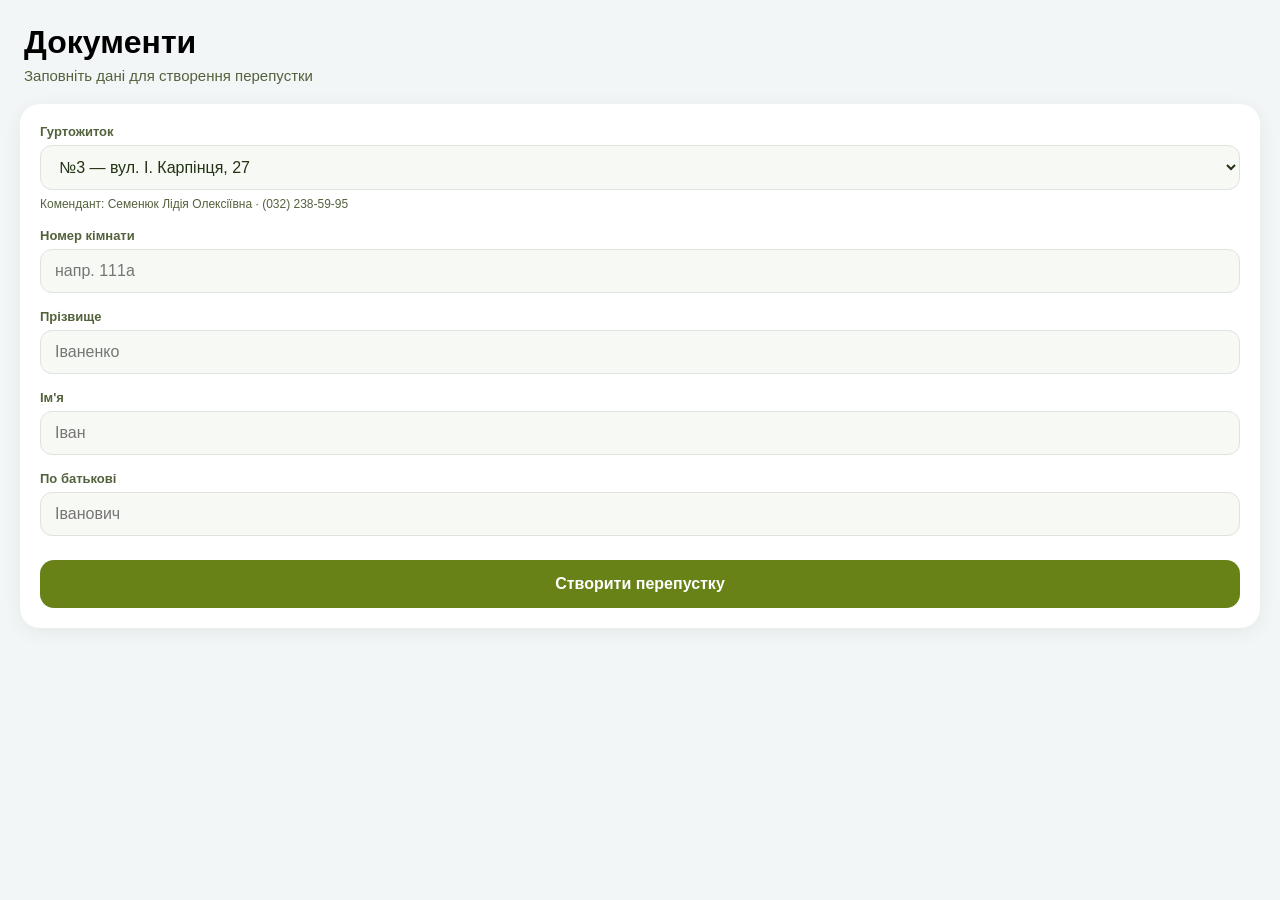
<file: index.html>
<!DOCTYPE html>
<html lang="uk">
<head>
<meta charset="UTF-8">
<meta name="viewport" content="width=device-width, initial-scale=1.0, viewport-fit=cover">
<meta name="apple-mobile-web-app-capable" content="yes">
<meta name="theme-color" content="#f1f5f6">
<title>Перепустка — дані</title>
<link rel="stylesheet" href="style.css">
</head>
<body>
  <div class="app-shell">
    <main class="form-screen">
      <h1>Документи</h1>
      <p class="subtitle">Заповніть дані для створення перепустки</p>

      <form id="passForm" class="pass-form">
        <label class="field">
          <span>Гуртожиток</span>
          <select id="dorm" required>
            <option value="1">№1 — вул. Бой-Желенського, 14</option>
            <option value="3" selected>№3 — вул. І. Карпінця, 27</option>
            <option value="4">№4 — вул. Академіка А. Сахарова, 25</option>
            <option value="5">№5 — вул. Лукаша, 4</option>
            <option value="6">№6 — вул. Академіка А. Сахарова, 27</option>
            <option value="7">№7 — вул. Лукаша, 1</option>
            <option value="8">№8 — вул. Академіка А. Сахарова, 23</option>
            <option value="9">№9 — вул. Лукаша, 2</option>
            <option value="10">№10 — вул. Відкрита, 1</option>
            <option value="11">№11 — вул. Лукаша, 5</option>
            <option value="12">№12 — вул. Академіка Лазаренка, 38</option>
            <option value="14">№14 — вул. Академіка Лазаренка, 40</option>
            <option value="15">№15 — вул. Академіка Лазаренка, 42</option>
            <option value="17">№17 — вул. Пулюя І., 33а</option>
            <option value="18">№18 — м. Львів, вул. Плужника, 5</option>
            <option value="19">№19 — м. Львів-смт. Брюховичі, вул. Сухомлинського, 18</option>
            <option value="21">№21 — м. Львів, вул. Пулюя І., 33</option>
            <option value="22">№22 — м. Львів, вул. В. Великого, 57 (5 під’їзд)</option>
          </select>
          <small id="dormContact" class="field-hint"></small>
        </label>

        <label class="field">
          <span>Номер кімнати</span>
          <input id="room" type="text" placeholder="напр. 111а" required>
        </label>

        <label class="field">
          <span>Прізвище</span>
          <input id="lastname" type="text" placeholder="Іваненко" required>
        </label>

        <label class="field">
          <span>Ім'я</span>
          <input id="firstname" type="text" placeholder="Іван" required>
        </label>

        <label class="field">
          <span>По батькові</span>
          <input id="middlename" type="text" placeholder="Іванович" required>
        </label>

        <button type="submit" class="primary-btn">Створити перепустку</button>
      </form>
    </main>
  </div>

  <script src="script.js"></script>
</body>
</html>
</file>
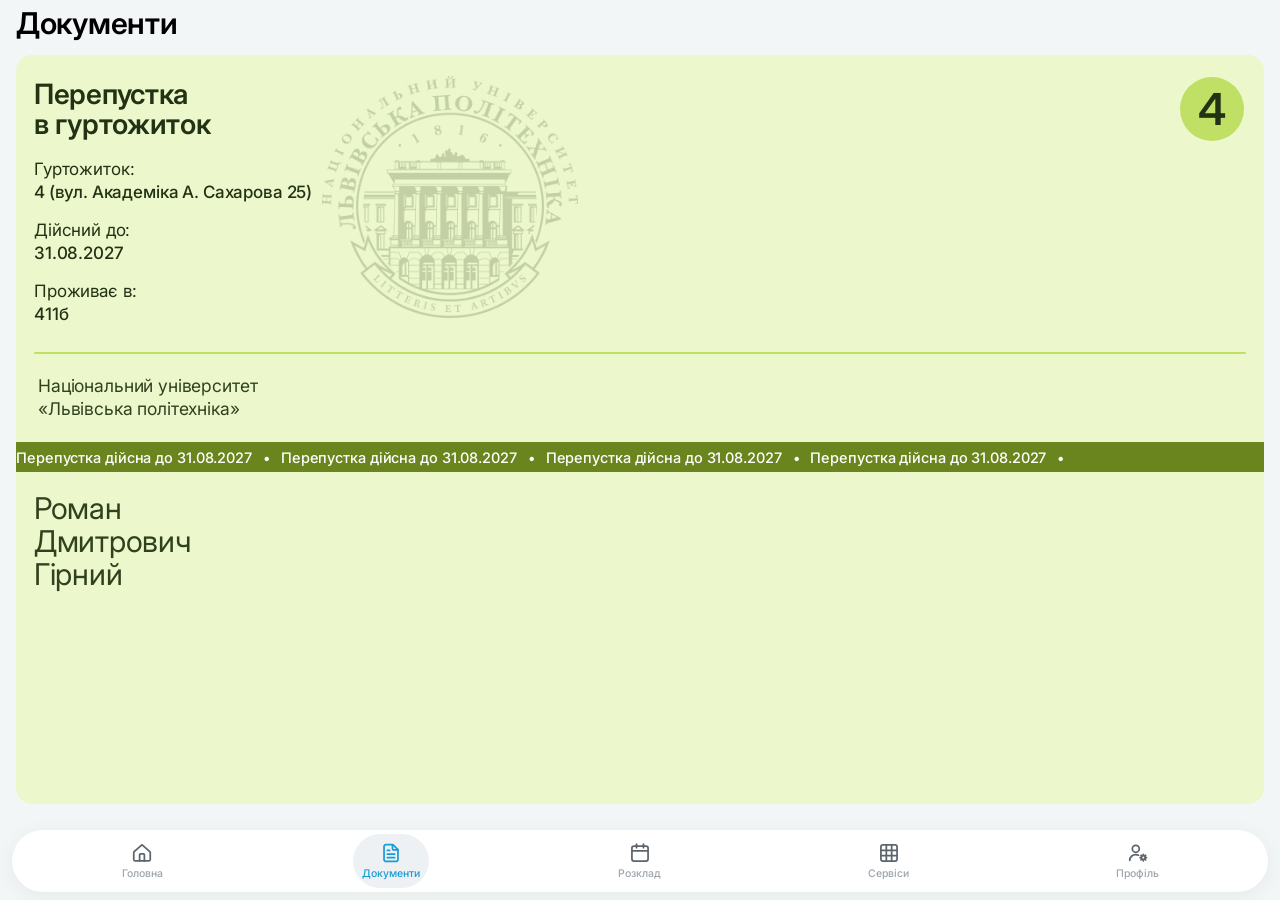
<file: pass.html>
<!DOCTYPE html>
<html lang="uk">
<head>
<meta charset="UTF-8">
<meta name="viewport" content="width=device-width, initial-scale=1.0, maximum-scale=1.0, user-scalable=no, viewport-fit=cover">
<meta name="apple-mobile-web-app-capable" content="yes">
<meta name="mobile-web-app-capable" content="yes">
<meta name="apple-mobile-web-app-status-bar-style" content="default">
<meta name="theme-color" content="#F2F6F7">
<title>Документи</title>
<link rel="preconnect" href="https://fonts.googleapis.com">
<link rel="preconnect" href="https://fonts.gstatic.com" crossorigin>
<link href="https://fonts.googleapis.com/css2?family=Inter:wght@400;500;600;700&display=swap" rel="stylesheet">
<link rel="stylesheet" href="style.css">
</head>
<body>
  <div class="app-screen">
    <h1 class="page-title">Документи</h1>

    <section class="card">
      <!-- Герб Політехніки -->
      <img class="seal" src="detailed_logo_transparent.png" onerror="this.onerror=null;this.src='image.png';" alt="">

      <!-- Круглий бейдж з цифрою 4 -->
      <div class="dorm-badge" id="dormBadge">4</div>

      <!-- Заголовок перепустки -->
      <h2 class="card-title">Перепустка<br>в гуртожиток</h2>

      <!-- Основні поля -->
      <div class="card-details">
        <div class="card-row">
          <div class="card-label">Гуртожиток:</div>
          <div class="card-value" id="dormOut">4 (вул. Академіка А. Сахарова 25)</div>
        </div>

        <div class="card-row">
          <div class="card-label">Дійсний до:</div>
          <div class="card-value" id="validUntilOut">31.08.2027</div>
        </div>

        <div class="card-row">
          <div class="card-label">Проживає в:</div>
          <div class="card-value" id="roomOut">411б</div>
        </div>
      </div>

      <!-- Лінія-роздільник -->
      <div class="divider"></div>

      <!-- Назва ЗВО -->
      <div class="university">
        Національний університет<br>«Львівська політехніка»
      </div>

      <!-- Біжуча зелена стрічка (з нерозривним пробілом перед датою) -->
      <div class="status-strip">
        <div class="marquee">
          <div class="marquee-track" id="marqueeTrack">
            <span class="chunk">Перепустка дійсна до&nbsp;<span id="validUntilStripA">31.08.2027</span><span class="dot">•</span></span>
            <span class="chunk">Перепустка дійсна до&nbsp;<span id="validUntilStripB">31.08.2027</span><span class="dot">•</span></span>
            <span class="chunk">Перепустка дійсна до&nbsp;<span class="strip-date-mirror">31.08.2027</span><span class="dot">•</span></span>
            <span class="chunk">Перепустка дійсна до&nbsp;<span class="strip-date-mirror">31.08.2027</span><span class="dot">•</span></span>
          </div>
        </div>
      </div>

      <!-- ПІБ -->
      <div class="fullname" id="fullnameOut">
        Роман<br>Дмитрович<br>Гірний
      </div>
    </section>

    <!-- Нижня навігація -->
    <nav class="tabbar">
      <div class="tab">
        <svg viewBox="0 0 24 24" fill="none" stroke="currentColor" stroke-width="1.9" stroke-linecap="round" stroke-linejoin="round">
          <path d="M3.5 10.6 11.2 3.6a1.2 1.2 0 0 1 1.6 0l7.7 7.0c.32.3.5.72.5 1.15V19a1.6 1.6 0 0 1-1.6 1.6H4.6A1.6 1.6 0 0 1 3 19v-7.25c0-.43.18-.85.5-1.15Z"/>
          <path d="M9.4 20.6v-6.6c0-.55.45-1 1-1h3.2c.55 0 1 .45 1 1v6.6"/>
        </svg>
        <span>Головна</span>
      </div>

      <div class="tab active">
        <span class="tab-pill">
          <svg viewBox="0 0 24 24" fill="none" stroke="currentColor" stroke-width="1.9" stroke-linecap="round" stroke-linejoin="round">
            <path d="M14 2.8H6.6A2.2 2.2 0 0 0 4.4 5v14a2.2 2.2 0 0 0 2.2 2.2h10.8a2.2 2.2 0 0 0 2.2-2.2V8.4L14 2.8Z"/>
            <path d="M13.6 3v4.2a1.5 1.5 0 0 0 1.5 1.5h4.3"/>
            <line x1="8" y1="9.2" x2="10.5" y2="9.2"/>
            <line x1="8" y1="13.2" x2="16" y2="13.2"/>
            <line x1="8" y1="17" x2="16" y2="17"/>
          </svg>
          <span>Документи</span>
        </span>
      </div>

      <div class="tab">
        <svg viewBox="0 0 24 24" fill="none" stroke="currentColor" stroke-width="1.9" stroke-linecap="round" stroke-linejoin="round">
          <rect x="3.2" y="4.4" width="17.6" height="16.4" rx="2.2"/>
          <line x1="8.2" y1="2.4" x2="8.2" y2="6.2"/>
          <line x1="15.8" y1="2.4" x2="15.8" y2="6.2"/>
          <line x1="3.2" y1="9.6" x2="20.8" y2="9.6"/>
        </svg>
        <span>Розклад</span>
      </div>

      <div class="tab">
        <svg viewBox="0 0 24 24" fill="none" stroke="currentColor" stroke-width="1.9" stroke-linecap="round" stroke-linejoin="round">
          <rect x="3.2" y="3.2" width="17.6" height="17.6" rx="2.2"/>
          <line x1="3.2" y1="9.1" x2="20.8" y2="9.1"/>
          <line x1="3.2" y1="14.9" x2="20.8" y2="14.9"/>
          <line x1="9.1" y1="3.2" x2="9.1" y2="20.8"/>
          <line x1="14.9" y1="3.2" x2="14.9" y2="20.8"/>
        </svg>
        <span>Сервіси</span>
      </div>

      <div class="tab">
        <svg viewBox="0 0 24 24" fill="none" stroke="currentColor" stroke-width="1.9" stroke-linecap="round" stroke-linejoin="round">
          <circle cx="9.6" cy="7.4" r="3.8"/>
          <path d="M3 20c0-3.6 3-6.2 6.6-6.2 1.1 0 2.1.22 3 .62"/>
          <circle cx="17.8" cy="17" r="2.1"/>
          <path d="M17.8 13.5v1M17.8 19.5v1M14.3 17h1M20.3 17h1M15.3 14.5l.7.7M19.6 18.8l.7.7M20.3 14.5l-.7.7M16 18.8l-.7.7"/>
        </svg>
        <span>Профіль</span>
      </div>
    </nav>
  </div>

  <script src="pass.js"></script>
  <script>
    // Автоматичне виправлення форматування після виконання pass.js (прибирає зайву кому перед номером будинку та синхронізує кружечок і стрічку)
    window.addEventListener('DOMContentLoaded', () => {
      const dormOut = document.getElementById('dormOut');
      const dormBadge = document.getElementById('dormBadge');
      const validOut = document.getElementById('validUntilOut');

      if (dormOut) {
        dormOut.textContent = dormOut.textContent.replace(/,\s*(\d+\))/, ' $1');
        const match = dormOut.textContent.trim().match(/^(\d+)/);
        if (match && dormBadge) dormBadge.textContent = match[1];
      }

      if (validOut) {
        const dateVal = validOut.textContent.trim();
        document.querySelectorAll('.strip-date-mirror, #validUntilStripA, #validUntilStripB').forEach(el => {
          el.textContent = dateVal;
        });
      }
    });
  </script>
</body>
</html>
</file>
<file: style.css>
:root {
  --page-bg: #f2f6f7;
  --card-bg: #ecf8cc;
  --olive: #688217;
  --olive-dark: #556b12;
  --olive-strip: #6a841e;
  --badge-bg: #c0df65;
  --divider: #c0df65;
  --text-dark: #233114;
  --text-secondary: #31411f;
  --text-muted: #53623d;
  --white: #ffffff;
  --nav-blue: #189cd8;
  --nav-icon: #5c656d;
  --nav-label: #9ea5ad;
  --pill-bg: #eef1f4;
  /* ВАЖЛИВО: Inter має стояти ПЕРШИМ, як у Flutter-додатку */
  font-family: "Inter", -apple-system, BlinkMacSystemFont, "Segoe UI", Roboto, sans-serif;
}

* {
  box-sizing: border-box;
  -webkit-tap-highlight-color: transparent;
}

html, body {
  height: 100%;
  margin: 0;
  overscroll-behavior: none;
  -webkit-font-smoothing: antialiased;
  -moz-osx-font-smoothing: grayscale;
}

body {
  background: var(--page-bg);
  overflow: hidden;
  color: var(--text-dark);
  font-family: "Inter", -apple-system, BlinkMacSystemFont, sans-serif;
}

/* ---- form screen ---- */
.form-screen {
  min-height: 100%;
  padding: max(20px, env(safe-area-inset-top)) 20px 32px;
  display: flex;
  flex-direction: column;
}

.form-screen h1 {
  font-size: 32px;
  font-weight: 600;
  color: #000;
  margin: 4px 4px 6px;
}

.subtitle {
  margin: 0 4px 20px;
  color: var(--text-muted);
  font-size: 15px;
}

.pass-form {
  background: var(--white);
  border-radius: 20px;
  padding: 20px;
  display: flex;
  flex-direction: column;
  gap: 16px;
  box-shadow: 0 4px 20px rgba(0, 0, 0, 0.06);
}

.field {
  display: flex;
  flex-direction: column;
  gap: 6px;
  font-size: 13px;
  font-weight: 600;
  color: var(--text-muted);
}

.field input,
.field select {
  font-family: inherit;
  font-size: 16px;
  padding: 12px 14px;
  border-radius: 12px;
  border: 1.5px solid #dfe3dc;
  background: #f7f9f5;
  color: var(--text-dark);
  outline: none;
}

.field input:focus,
.field select:focus {
  border-color: var(--olive);
}

.field-hint {
  color: var(--text-muted);
  font-size: 12px;
  font-weight: 400;
  line-height: 1.35;
}

.primary-btn {
  margin-top: 8px;
  background: var(--olive);
  color: #fff;
  border: none;
  padding: 15px;
  border-radius: 14px;
  font-size: 16px;
  font-weight: 600;
  cursor: pointer;
}

.primary-btn:active {
  background: var(--olive-dark);
}

/* ---- pass screen (DocumentsPage) ---- */
.app-screen {
  height: 100vh;
  height: 100dvh;
  display: flex;
  flex-direction: column;
  /* Точні відступи зверху та знизу під iOS Safe Area як у Flutter Scaffold */
  padding: calc(env(safe-area-inset-top, 0px) + 6px) 16px calc(env(safe-area-inset-bottom, 0px) + 8px);
  overflow: hidden;
}

/* Заголовок "Документи" */
.page-title {
  font-size: 30px;
  line-height: 1.15;
  font-weight: 600;
  letter-spacing: -0.3px;
  color: #000000;
  flex: 0 0 auto;
  margin: 0 0 14px 0;
}

/* ---- DormPassCard ---- */
.card {
  flex: 1 1 auto;
  min-height: 0;
  background: var(--card-bg);
  border-radius: 16px;
  padding: 24px 18px 24px 18px;
  position: relative;
  overflow: hidden;
  display: flex;
  flex-direction: column;
  justify-content: flex-start;
  color: var(--text-dark);
}

.card > * {
  position: relative;
  z-index: 1;
}

/* Водяний знак герба — точна позиція та контрастність з оригіналу */
.card > .seal {
  position: absolute;
  top: 21px;
  left: 24.5%;
  width: 68.5%;
  max-width: 256px;
  filter: brightness(0) saturate(100%) invert(20%) sepia(26%) saturate(925%) hue-rotate(46deg) brightness(92%) contrast(95%);
  opacity: 0.21;
  pointer-events: none;
  z-index: 0;
}

/* Круглий бейдж "4" */
.dorm-badge {
  position: absolute;
  top: 22px;
  right: 20px;
  width: 64px;
  height: 64px;
  border-radius: 50%;
  background: var(--badge-bg);
  color: var(--text-dark);
  font-size: 44px;
  font-weight: 600;
  display: flex;
  align-items: center;
  justify-content: center;
  line-height: 1;
  z-index: 2;
}

/* Заголовок "Перепустка в гуртожиток" */
.card-title {
  font-size: 28px;
  font-weight: 600;
  line-height: 1.1;
  letter-spacing: -0.3px;
  color: var(--text-dark);
  margin: 0 76px 19px 0;
}

/* Блок полів */
.card-details {
  display: flex;
  flex-direction: column;
  gap: 17px;
}

.card-row {
  display: flex;
  flex-direction: column;
  gap: 2px;
  font-size: 17px;
  line-height: 1.24;
  letter-spacing: -0.15px;
}

.card-label {
  font-weight: 400;
  color: var(--text-dark);
}

.card-value {
  font-weight: 500;
  color: var(--text-dark);
}

/* Лінія-роздільник */
.divider {
  height: 2.5px;
  background: var(--divider);
  border-radius: 1.5px;
  width: 100%;
  margin: 26px 0 20px 0;
  flex-shrink: 0;
}

/* Назва університету */
.university {
  font-size: 17.5px;
  font-weight: 400;
  color: var(--text-secondary);
  line-height: 1.32;
  letter-spacing: -0.15px;
  padding-left: 4px;
  margin-bottom: 22px;
}

/* Зелена біжуча смужка */
.status-strip {
  background: var(--olive-strip);
  color: #ffffff;
  font-weight: 500;
  font-size: 14.5px;
  letter-spacing: -0.1px;
  height: 30px;
  display: flex;
  align-items: center;
  margin: 0 -18px 20px -18px;
  overflow: hidden;
  width: calc(100% + 36px);
  flex-shrink: 0;
}

.status-strip b,
.status-strip span {
  font-weight: 500;
}

.status-strip .dot {
  display: inline-block;
  margin: 0 11px;
  font-size: 14px;
  line-height: 1;
}

.marquee {
  overflow: hidden;
  width: 100%;
}

.marquee-track {
  display: inline-flex;
  white-space: nowrap;
  will-change: transform;
  animation: scroll-left 14s linear infinite;
}

.chunk {
  display: inline-flex;
  align-items: center;
}

@keyframes scroll-left {
  from { transform: translateX(0); }
  to { transform: translateX(-50%); }
}

@media (prefers-reduced-motion: reduce) {
  .marquee-track { animation: none; }
}

/* ПІБ студента — вирівняно по лівому краю як в оригіналі */
.fullname {
  font-size: 30px;
  font-weight: 400;
  color: var(--text-secondary);
  line-height: 1.1;
  letter-spacing: -0.3px;
  padding-left: 0;
  margin-bottom: auto;
}

/* ---- Нижній таббар ---- */
.tabbar {
  flex: 0 0 auto;
  height: 62px;
  display: flex;
  justify-content: space-between;
  align-items: center;
  background: var(--white);
  border-radius: 999px;
  margin: 26px -4px 0 -4px;
  padding: 4px 6px;
  box-shadow: 0 4px 22px rgba(0, 0, 0, 0.055);
}

.tab {
  display: flex;
  flex-direction: column;
  align-items: center;
  justify-content: center;
  gap: 3px;
  font-size: 10.5px;
  font-weight: 500;
  color: var(--nav-label);
  flex: 1;
  height: 54px;
  text-decoration: none;
  user-select: none;
}

.tab svg {
  width: 22px;
  height: 22px;
  color: var(--nav-icon);
}

/* Компактна капсула навколо активного пункту */
.tab-pill {
  display: flex;
  flex-direction: column;
  align-items: center;
  justify-content: center;
  gap: 3px;
  width: 76px;
  height: 54px;
  border-radius: 27px;
}

.tab.active {
  color: var(--nav-blue);
  font-weight: 500;
}

.tab.active .tab-pill {
  background: var(--pill-bg);
}

.tab.active svg {
  color: var(--nav-blue);
}
</file>
